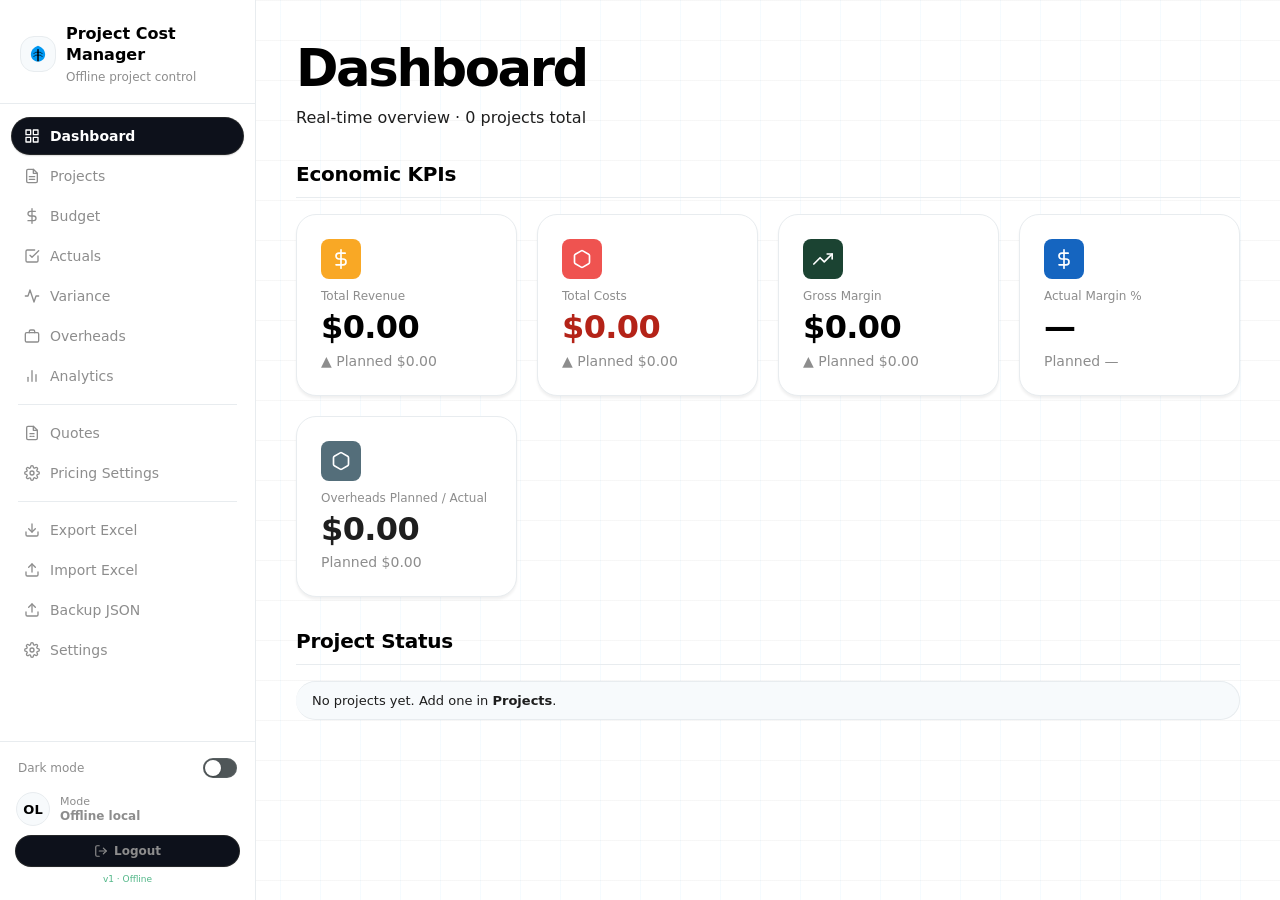
<file: index.html>
<!DOCTYPE html>
<html lang="en">
<head>
  <meta charset="UTF-8">
  <meta name="viewport" content="width=device-width, initial-scale=1.0">
  <meta http-equiv="Content-Security-Policy"
    content="default-src 'self'; script-src 'self' 'unsafe-inline'; style-src 'self' 'unsafe-inline'; img-src 'self' data: blob:; font-src 'self' data:; connect-src 'none'; object-src 'none'; base-uri 'none'; form-action 'none'; frame-src 'none'">
  <title>Project Cost Manager</title>

  <!-- CSS -->
  <link rel="stylesheet" href="css/style.css">

  <!-- Print CSS: hides internal columns and navigation during window.print(). -->
  <style>
    @media print {
      /* Hide the app shell and internal quote controls. */
      #sidebar, #save-bar, .proj-bar, .btn-add,
      [data-role="cu"],          /* internal cost input */
      th:nth-child(5),           /* internal cost header */
      td:nth-child(5),           /* internal cost cells */
      #prev-recap,               /* internal margin summary */
      button { display: none !important; }

      #main { margin-left: 0 !important; padding: 10px !important; }
      body   { background: #fff !important; }
    }
  </style>
</head>
<body>

  <!-- ============================================================
       SIDEBAR
       ============================================================ -->
  <div id="sidebar">
    <div class="sidebar-logo">
      <div style="display:flex;align-items:center;gap:10px;">
        <div style="width:36px;height:36px;background:rgba(255,255,255,.12);border-radius:8px;
          display:flex;align-items:center;justify-content:center;flex-shrink:0;">
          <svg width="20" height="20" viewBox="0 0 24 24" fill="none" xmlns="http://www.w3.org/2000/svg">
            <path d="M12 21C7 21 3.5 17 3.5 12.5 3.5 8 6.5 4 12 2c5.5 2 8.5 6 8.5 10.5C20.5 17 17 21 12 21z" fill="#52B788"/>
            <path d="M12 20V7" stroke="#F9A825" stroke-width="1.8" stroke-linecap="round"/>
            <path d="M12 10 C10 9.5 8 10 7 11.5" stroke="#F9A825" stroke-width="1.1" stroke-linecap="round" opacity=".8"/>
            <path d="M12 13.5 C10 13 8 13.5 7 15" stroke="#F9A825" stroke-width="1.1" stroke-linecap="round" opacity=".8"/>
            <path d="M12 10 C14 9.5 16 10 17 11.5" stroke="#F9A825" stroke-width="1.1" stroke-linecap="round" opacity=".8"/>
            <path d="M12 13.5 C14 13 16 13.5 17 15" stroke="#F9A825" stroke-width="1.1" stroke-linecap="round" opacity=".8"/>
          </svg>
        </div>
        <div>
          <h2>Project Cost Manager</h2>
          <small data-i18n="app.subtitle">Offline project control</small>
        </div>
      </div>
    </div>

    <nav style="padding:10px 0;">
      <a onclick="App.go('dashboard')"        id="nav-dashboard"        class="active">
        <svg width="16" height="16" viewBox="0 0 24 24" fill="none" stroke="currentColor" stroke-width="2" stroke-linecap="round" stroke-linejoin="round"><rect x="3" y="3" width="7" height="7"/><rect x="14" y="3" width="7" height="7"/><rect x="3" y="14" width="7" height="7"/><rect x="14" y="14" width="7" height="7"/></svg>
        <span data-i18n="nav.dashboard">Dashboard</span></a>
      <a onclick="App.go('anagrafica')"       id="nav-anagrafica">
        <svg width="16" height="16" viewBox="0 0 24 24" fill="none" stroke="currentColor" stroke-width="2" stroke-linecap="round" stroke-linejoin="round"><path d="M14 2H6a2 2 0 0 0-2 2v16a2 2 0 0 0 2 2h12a2 2 0 0 0 2-2V8z"/><polyline points="14 2 14 8 20 8"/><line x1="16" y1="13" x2="8" y2="13"/><line x1="16" y1="17" x2="8" y2="17"/></svg>
        <span data-i18n="nav.projects">Projects</span></a>
      <a onclick="App.go('budget')"           id="nav-budget">
        <svg width="16" height="16" viewBox="0 0 24 24" fill="none" stroke="currentColor" stroke-width="2" stroke-linecap="round" stroke-linejoin="round"><line x1="12" y1="1" x2="12" y2="23"/><path d="M17 5H9.5a3.5 3.5 0 0 0 0 7h5a3.5 3.5 0 0 1 0 7H6"/></svg>
        <span data-i18n="nav.budget">Budget</span></a>
      <a onclick="App.go('consuntivo')"       id="nav-consuntivo">
        <svg width="16" height="16" viewBox="0 0 24 24" fill="none" stroke="currentColor" stroke-width="2" stroke-linecap="round" stroke-linejoin="round"><polyline points="9 11 12 14 22 4"/><path d="M21 12v7a2 2 0 0 1-2 2H5a2 2 0 0 1-2-2V5a2 2 0 0 1 2-2h11"/></svg>
        <span data-i18n="nav.actuals">Actuals</span></a>
      <a onclick="App.go('varianze')"         id="nav-varianze">
        <svg width="16" height="16" viewBox="0 0 24 24" fill="none" stroke="currentColor" stroke-width="2" stroke-linecap="round" stroke-linejoin="round"><polyline points="22 12 18 12 15 21 9 3 6 12 2 12"/></svg>
        <span data-i18n="nav.variance">Variance</span></a>
      <a onclick="App.go('costigenerali')"    id="nav-costigenerali">
        <svg width="16" height="16" viewBox="0 0 24 24" fill="none" stroke="currentColor" stroke-width="2" stroke-linecap="round" stroke-linejoin="round"><rect x="2" y="7" width="20" height="14" rx="2"/><path d="M16 7V5a2 2 0 0 0-2-2h-4a2 2 0 0 0-2 2v2"/></svg>
        <span data-i18n="nav.overheads">Overheads</span></a>
      <a onclick="App.go('analytics')"        id="nav-analytics">
        <svg width="16" height="16" viewBox="0 0 24 24" fill="none" stroke="currentColor" stroke-width="2" stroke-linecap="round" stroke-linejoin="round"><line x1="18" y1="20" x2="18" y2="10"/><line x1="12" y1="20" x2="12" y2="4"/><line x1="6" y1="20" x2="6" y2="14"/></svg>
        <span data-i18n="nav.analytics">Analytics</span></a>

      <!-- Quotes section separator -->
      <div style="margin:10px 18px;border-top:1px solid rgba(255,255,255,.10);"></div>

      <!-- Customer Quotes -->
      <a onclick="App.go('preventivi')"       id="nav-preventivi">
        <svg width="16" height="16" viewBox="0 0 24 24" fill="none" stroke="currentColor" stroke-width="2" stroke-linecap="round" stroke-linejoin="round">
          <path d="M14 2H6a2 2 0 0 0-2 2v16a2 2 0 0 0 2 2h12a2 2 0 0 0 2-2V8z"/>
          <polyline points="14 2 14 8 20 8"/>
          <line x1="9" y1="13" x2="15" y2="13"/>
          <line x1="9" y1="17" x2="11" y2="17"/>
          <line x1="13" y1="17" x2="15" y2="17"/>
        </svg>
        <span data-i18n="nav.quotes">Quotes</span></a>

      <!-- Pricing Settings -->
      <a onclick="App.go('politicaprezzi')"   id="nav-politicaprezzi">
        <svg width="16" height="16" viewBox="0 0 24 24" fill="none" stroke="currentColor" stroke-width="2" stroke-linecap="round" stroke-linejoin="round">
          <circle cx="12" cy="12" r="3"/>
          <path d="M19.4 15a1.65 1.65 0 0 0 .33 1.82l.06.06a2 2 0 0 1-2.83 2.83l-.06-.06
                   a1.65 1.65 0 0 0-1.82-.33 1.65 1.65 0 0 0-1 1.51V21a2 2 0 0 1-4 0v-.09
                   A1.65 1.65 0 0 0 9 19.4a1.65 1.65 0 0 0-1.82.33l-.06.06a2 2 0 0 1-2.83-2.83
                   l.06-.06A1.65 1.65 0 0 0 4.68 15a1.65 1.65 0 0 0-1.51-1H3a2 2 0 0 1 0-4h.09
                   A1.65 1.65 0 0 0 4.6 9a1.65 1.65 0 0 0-.33-1.82l-.06-.06a2 2 0 0 1 2.83-2.83
                   l.06.06A1.65 1.65 0 0 0 9 4.68a1.65 1.65 0 0 0 1-1.51V3a2 2 0 0 1 4 0v.09
                   a1.65 1.65 0 0 0 1 1.51 1.65 1.65 0 0 0 1.82-.33l.06-.06a2 2 0 0 1 2.83 2.83
                   l-.06.06A1.65 1.65 0 0 0 19.4 9a1.65 1.65 0 0 0 1.51 1H21a2 2 0 0 1 0 4h-.09
                   a1.65 1.65 0 0 0-1.51 1z"/>
        </svg>
        <span data-i18n="nav.pricing">Pricing Settings</span></a>

      <!-- Utility separator -->
      <div style="margin:10px 18px;border-top:1px solid rgba(255,255,255,.10);"></div>

      <a onclick="exportExcel()"         id="nav-export">
        <svg width="16" height="16" viewBox="0 0 24 24" fill="none" stroke="currentColor" stroke-width="2" stroke-linecap="round" stroke-linejoin="round"><path d="M21 15v4a2 2 0 0 1-2 2H5a2 2 0 0 1-2-2v-4"/><polyline points="7 10 12 15 17 10"/><line x1="12" y1="15" x2="12" y2="3"/></svg>
        <span data-i18n="nav.exportExcel">Export Excel</span></a>
      <a onclick="importExcelTrigger()" id="nav-import">
        <svg width="16" height="16" viewBox="0 0 24 24" fill="none" stroke="currentColor" stroke-width="2" stroke-linecap="round" stroke-linejoin="round"><path d="M21 15v4a2 2 0 0 1-2 2H5a2 2 0 0 1-2-2v-4"/><polyline points="17 8 12 3 7 8"/><line x1="12" y1="3" x2="12" y2="15"/></svg>
        <span data-i18n="nav.importExcel">Import Excel</span></a>
      <a onclick="App.go('backup')" id="nav-backup">
        <svg width="16" height="16" viewBox="0 0 24 24" fill="none" stroke="currentColor"
          stroke-width="2" stroke-linecap="round" stroke-linejoin="round">
          <path d="M21 15v4a2 2 0 0 1-2 2H5a2 2 0 0 1-2-2v-4"/>
          <polyline points="17 8 12 3 7 8"/><line x1="12" y1="3" x2="12" y2="15"/>
        </svg>
        <span data-i18n="nav.backup">Backup JSON</span></a>
      <a onclick="App.go('settings')" id="nav-settings">
        <svg width="16" height="16" viewBox="0 0 24 24" fill="none" stroke="currentColor"
          stroke-width="2" stroke-linecap="round" stroke-linejoin="round">
          <circle cx="12" cy="12" r="3"/>
          <path d="M19.4 15a1.65 1.65 0 0 0 .33 1.82l.06.06a2 2 0 1 1-2.83 2.83l-.06-.06a1.65 1.65 0 0 0-1.82-.33 1.65 1.65 0 0 0-1 1.51V21a2 2 0 1 1-4 0v-.09A1.65 1.65 0 0 0 9 19.4a1.65 1.65 0 0 0-1.82.33l-.06.06a2 2 0 1 1-2.83-2.83l.06-.06A1.65 1.65 0 0 0 4.68 15a1.65 1.65 0 0 0-1.51-1H3a2 2 0 1 1 0-4h.09A1.65 1.65 0 0 0 4.6 9a1.65 1.65 0 0 0-.33-1.82l-.06-.06a2 2 0 1 1 2.83-2.83l.06.06A1.65 1.65 0 0 0 9 4.68a1.65 1.65 0 0 0 1-1.51V3a2 2 0 1 1 4 0v.09a1.65 1.65 0 0 0 1 1.51 1.65 1.65 0 0 0 1.82-.33l.06-.06a2 2 0 1 1 2.83 2.83l-.06.06A1.65 1.65 0 0 0 19.4 9a1.65 1.65 0 0 0 1.51 1H21a2 2 0 1 1 0 4h-.09a1.65 1.65 0 0 0-1.51 1z"/>
        </svg>
        <span data-i18n="nav.settings">Settings</span></a>
    </nav>

    <div class="sidebar-footer">
      <div class="theme-toggle-row">
        <span id="theme-toggle-label" data-i18n="theme.label">Dark mode</span>
        <button id="theme-toggle" class="theme-toggle" type="button" role="switch"
          aria-checked="false" aria-label="Light mode" onclick="AppSettings.toggleTheme()">
          <span class="theme-toggle-knob"></span>
        </button>
      </div>
      <div style="display:flex;align-items:center;gap:10px;margin-bottom:10px;">
        <div id="user-avatar" style="width:34px;height:34px;border-radius:50%;
          background:var(--amber);color:#1B4332;display:flex;align-items:center;
          justify-content:center;font-size:13px;font-weight:700;flex-shrink:0;">?</div>
        <div style="overflow:hidden;">
          <div style="font-size:11px;color:#95D5B2;margin-bottom:1px;" data-i18n="session.label">Mode</div>
          <div style="font-size:12px;color:#fff;font-weight:600;
            overflow:hidden;text-overflow:ellipsis;white-space:nowrap;">
            <span id="user-email-lbl"></span>
          </div>
        </div>
      </div>
      <button onclick="doLogout()" style="width:100%;padding:8px;
        background:rgba(255,255,255,.10);color:#fff;
        border:1px solid rgba(255,255,255,.20);border-radius:var(--radius-sm);
        font-size:12px;cursor:pointer;font-weight:600;font-family:var(--font);
        display:flex;align-items:center;justify-content:center;gap:6px;transition:background .18s;"
        onmouseover="this.style.background='rgba(255,255,255,.20)'"
        onmouseout="this.style.background='rgba(255,255,255,.10)'">
        <svg width="14" height="14" viewBox="0 0 24 24" fill="none" stroke="currentColor"
          stroke-width="2" stroke-linecap="round" stroke-linejoin="round">
          <path d="M9 21H5a2 2 0 0 1-2-2V5a2 2 0 0 1 2-2h4"/>
          <polyline points="16 17 21 12 16 7"/><line x1="21" y1="12" x2="9" y2="12"/>
        </svg>
        Logout
      </button>
      <div style="font-size:9px;color:#52B788;margin-top:8px;text-align:center;">
        v1 &middot; Offline
      </div>
    </div>
  </div>

  <!-- ============================================================
       SAVE BAR
       ============================================================ -->
  <div id="save-bar">
    <div class="dot"></div>
    <span id="save-label">Saved</span>
  </div>

  <!-- ============================================================
       MAIN AREA - pages rendered by JS
       ============================================================ -->
  <div id="main">
    <div id="page-dashboard"      class="page active"></div>
    <div id="page-anagrafica"     class="page"></div>
    <div id="page-budget"         class="page"></div>
    <div id="page-consuntivo"     class="page"></div>
    <div id="page-varianze"       class="page"></div>
    <div id="page-costigenerali"  class="page"></div>
    <div id="page-analytics"      class="page"></div>
    <!-- Quotes module -->
    <div id="page-preventivi"     class="page"></div>
    <div id="page-politicaprezzi" class="page"></div>
    <div id="page-backup"         class="page"></div>
    <div id="page-settings"       class="page"></div>
  </div>

  <!-- Hidden inputs for imports/restores -->
  <input type="file" id="import-excel-input" accept=".xlsx,.xls"
    style="display:none" onchange="importExcel(event)">
  <input type="file" id="restore-backup-input" accept=".json"
    style="display:none" onchange="restoreBackupJson(event)">

  <!-- ============================================================
       JAVASCRIPT - load order matters
       ============================================================ -->
  <script src="js/config.js"></script>
  <script src="js/database.js"></script>
  <script src="js/settings.js"></script>
  <script src="js/helpers.js"></script>
  <script src="js/autosave.js"></script>
  <script src="js/auth.js"></script>
  <script src="js/dashboard.js"></script>
  <script src="js/anagrafica.js"></script>
  <script src="js/budget.js"></script>
  <script src="js/varianze.js"></script>
  <script src="js/costigenerali.js"></script>
  <script src="vendor/sheetjs/xlsx.full.min.js"></script>
  <script src="js/excel.js"></script>
  <script src="js/analytics.js"></script>
  <!-- Quotes module, loaded after budget.js for shared patterns -->
  <script src="js/politicaprezzi.js"></script>
  <script src="js/preventivi.js"></script>
  <script src="js/app.js"></script>

</body>
</html>
</file>
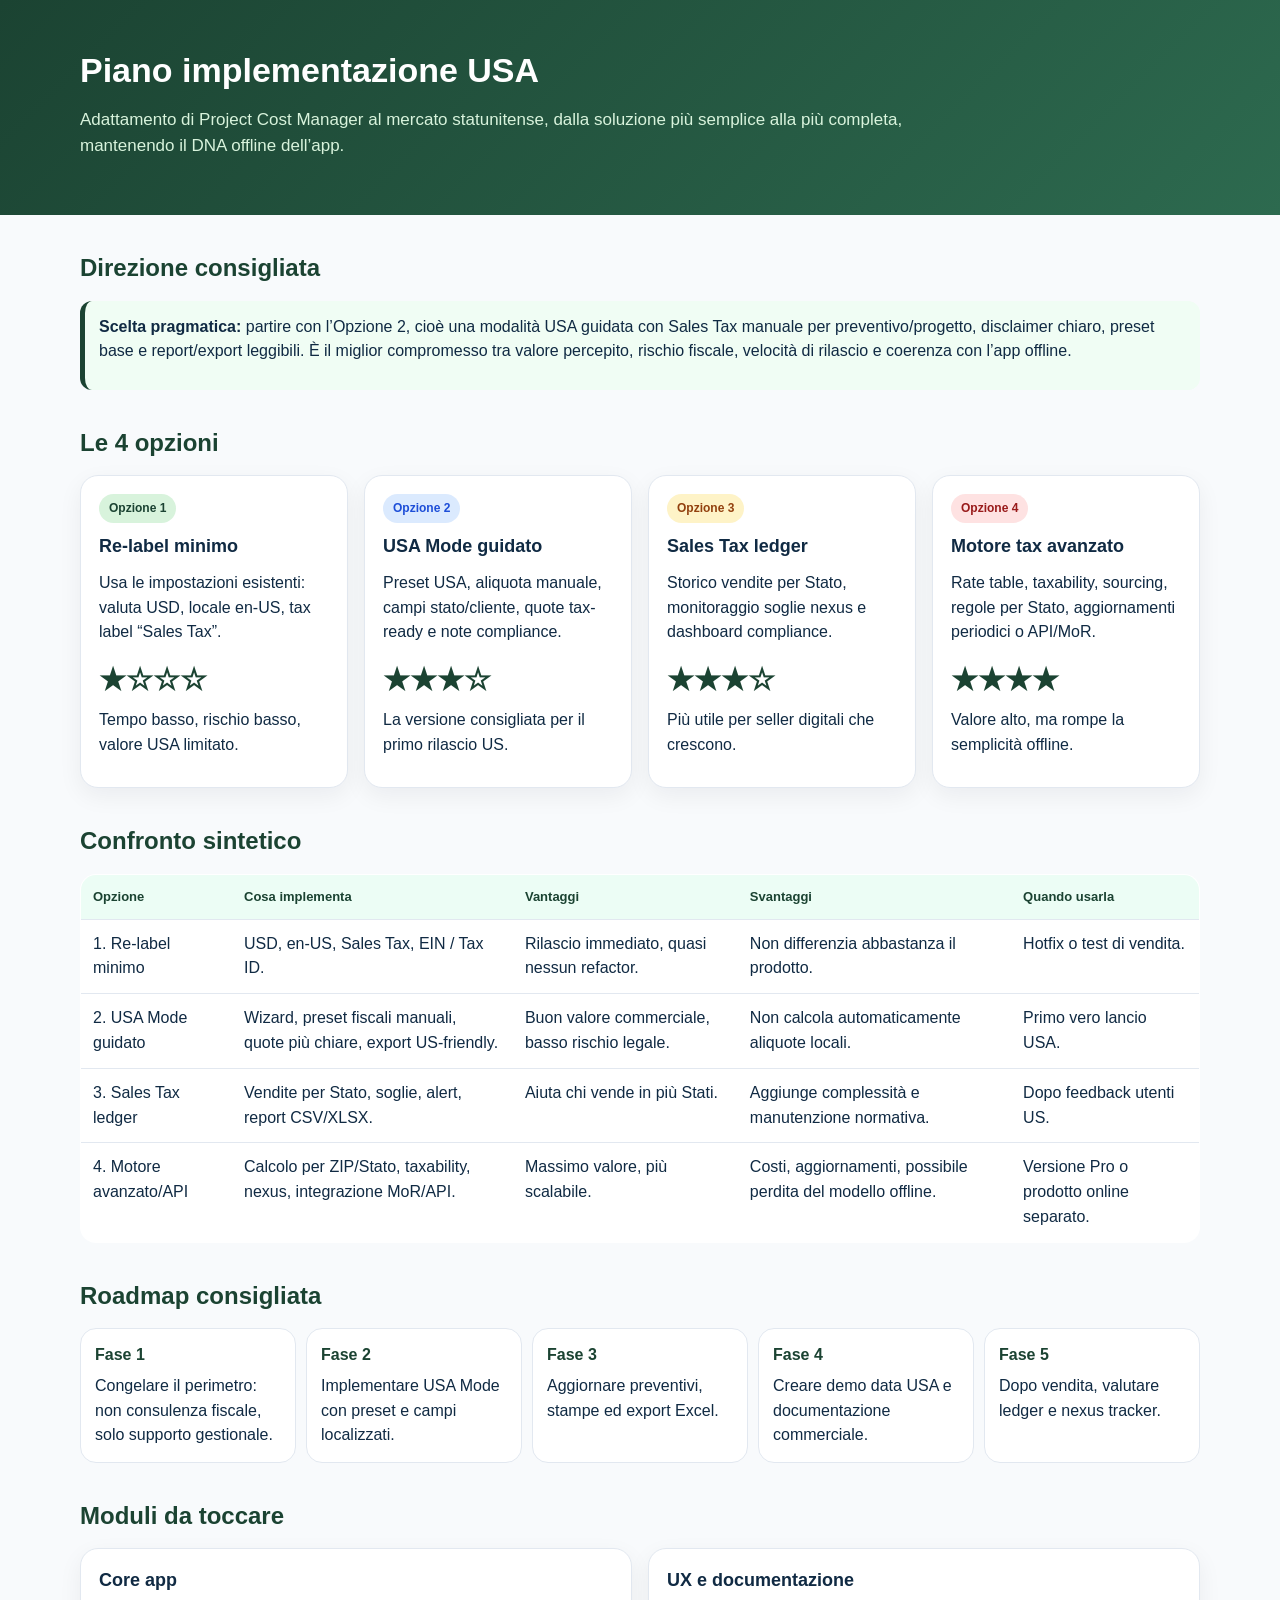
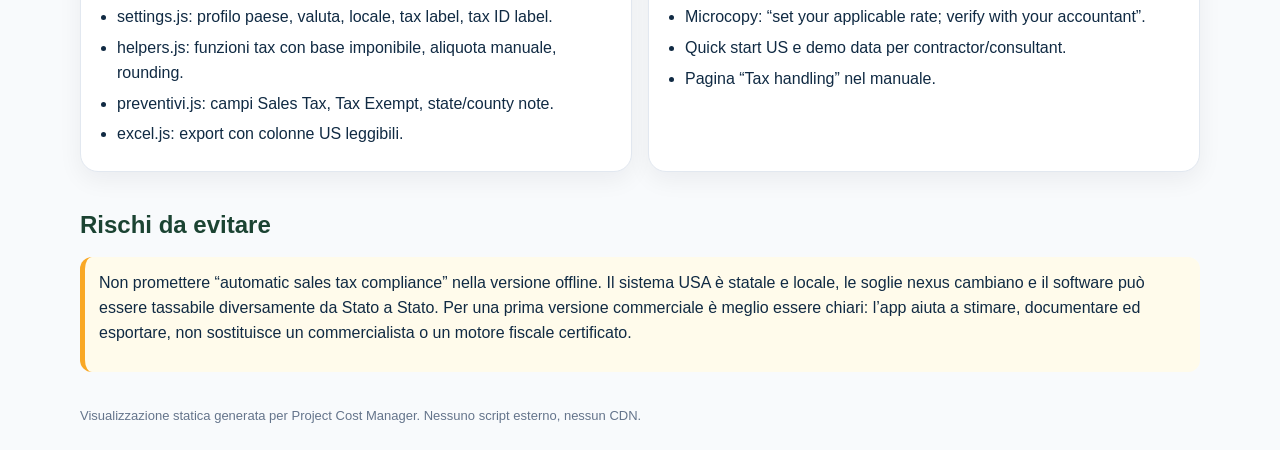
<file: piano_implementazione_usa_project_cost_manager.html>
<!doctype html>
<html lang="en">
<head>
  <meta charset="utf-8">
  <meta name="viewport" content="width=device-width, initial-scale=1">
  <title>Piano implementazione USA - Project Cost Manager</title>
  <style>
    :root{
      --green:#1B4332; --green2:#2D6A4F; --mint:#D8F3DC; --line:#E2E8F0;
      --bg:#F8FAFC; --text:#102A43; --muted:#64748B; --amber:#F9A825;
      --blue:#2563EB; --red:#B91C1C; --card:#FFFFFF;
    }
    *{box-sizing:border-box}
    body{margin:0;font-family:Segoe UI,Arial,sans-serif;background:var(--bg);color:var(--text);line-height:1.55}
    header{background:linear-gradient(135deg,var(--green),var(--green2));color:white;padding:44px 22px}
    .wrap{max-width:1120px;margin:0 auto}
    h1{font-size:34px;margin:0 0 10px}
    h2{font-size:24px;margin:34px 0 14px;color:var(--green)}
    h3{font-size:18px;margin:0 0 10px}
    p{margin:0 0 12px}
    .subtitle{font-size:17px;color:#D8F3DC;max-width:850px}
    .grid{display:grid;grid-template-columns:repeat(4,1fr);gap:16px}
    .grid2{display:grid;grid-template-columns:repeat(2,1fr);gap:16px}
    .card{background:var(--card);border:1px solid var(--line);border-radius:18px;padding:18px;box-shadow:0 8px 24px rgba(15,23,42,.06)}
    .badge{display:inline-block;padding:5px 10px;border-radius:999px;font-size:12px;font-weight:700;background:var(--mint);color:var(--green);margin-bottom:10px}
    .badge.warn{background:#FEF3C7;color:#92400E}
    .badge.red{background:#FEE2E2;color:#991B1B}
    .badge.blue{background:#DBEAFE;color:#1D4ED8}
    .score{font-size:30px;font-weight:800;color:var(--green);margin:4px 0}
    ul{padding-left:18px;margin:8px 0 0}
    li{margin:6px 0}
    table{width:100%;border-collapse:collapse;background:white;border-radius:16px;overflow:hidden;border:1px solid var(--line)}
    th,td{padding:12px;border-bottom:1px solid var(--line);text-align:left;vertical-align:top}
    th{background:#ECFDF5;color:var(--green);font-size:13px}
    tr:last-child td{border-bottom:0}
    .timeline{display:grid;grid-template-columns:repeat(5,1fr);gap:10px;margin-top:12px}
    .step{background:white;border:1px solid var(--line);border-radius:16px;padding:14px;position:relative}
    .step strong{display:block;color:var(--green);margin-bottom:6px}
    .note{border-left:5px solid var(--amber);background:#FFFBEB;padding:14px;border-radius:12px}
    .decision{border-left:5px solid var(--green);background:#F0FDF4;padding:14px;border-radius:12px}
    footer{margin:34px 0 24px;color:var(--muted);font-size:13px}
    @media(max-width:900px){.grid,.grid2,.timeline{grid-template-columns:1fr} h1{font-size:28px}}
  </style>
</head>
<body>
<header>
  <div class="wrap">
    <h1>Piano implementazione USA</h1>
    <p class="subtitle">Adattamento di Project Cost Manager al mercato statunitense, dalla soluzione più semplice alla più completa, mantenendo il DNA offline dell’app.</p>
  </div>
</header>

<main class="wrap">
  <section>
    <h2>Direzione consigliata</h2>
    <div class="decision">
      <p><strong>Scelta pragmatica:</strong> partire con l’Opzione 2, cioè una modalità USA guidata con Sales Tax manuale per preventivo/progetto, disclaimer chiaro, preset base e report/export leggibili. È il miglior compromesso tra valore percepito, rischio fiscale, velocità di rilascio e coerenza con l’app offline.</p>
    </div>
  </section>

  <section>
    <h2>Le 4 opzioni</h2>
    <div class="grid">
      <div class="card">
        <span class="badge">Opzione 1</span>
        <h3>Re-label minimo</h3>
        <p>Usa le impostazioni esistenti: valuta USD, locale en-US, tax label “Sales Tax”.</p>
        <div class="score">★☆☆☆</div>
        <p>Tempo basso, rischio basso, valore USA limitato.</p>
      </div>
      <div class="card">
        <span class="badge blue">Opzione 2</span>
        <h3>USA Mode guidato</h3>
        <p>Preset USA, aliquota manuale, campi stato/cliente, quote tax-ready e note compliance.</p>
        <div class="score">★★★☆</div>
        <p>La versione consigliata per il primo rilascio US.</p>
      </div>
      <div class="card">
        <span class="badge warn">Opzione 3</span>
        <h3>Sales Tax ledger</h3>
        <p>Storico vendite per Stato, monitoraggio soglie nexus e dashboard compliance.</p>
        <div class="score">★★★☆</div>
        <p>Più utile per seller digitali che crescono.</p>
      </div>
      <div class="card">
        <span class="badge red">Opzione 4</span>
        <h3>Motore tax avanzato</h3>
        <p>Rate table, taxability, sourcing, regole per Stato, aggiornamenti periodici o API/MoR.</p>
        <div class="score">★★★★</div>
        <p>Valore alto, ma rompe la semplicità offline.</p>
      </div>
    </div>
  </section>

  <section>
    <h2>Confronto sintetico</h2>
    <table>
      <thead><tr><th>Opzione</th><th>Cosa implementa</th><th>Vantaggi</th><th>Svantaggi</th><th>Quando usarla</th></tr></thead>
      <tbody>
        <tr><td>1. Re-label minimo</td><td>USD, en-US, Sales Tax, EIN / Tax ID.</td><td>Rilascio immediato, quasi nessun refactor.</td><td>Non differenzia abbastanza il prodotto.</td><td>Hotfix o test di vendita.</td></tr>
        <tr><td>2. USA Mode guidato</td><td>Wizard, preset fiscali manuali, quote più chiare, export US-friendly.</td><td>Buon valore commerciale, basso rischio legale.</td><td>Non calcola automaticamente aliquote locali.</td><td>Primo vero lancio USA.</td></tr>
        <tr><td>3. Sales Tax ledger</td><td>Vendite per Stato, soglie, alert, report CSV/XLSX.</td><td>Aiuta chi vende in più Stati.</td><td>Aggiunge complessità e manutenzione normativa.</td><td>Dopo feedback utenti US.</td></tr>
        <tr><td>4. Motore avanzato/API</td><td>Calcolo per ZIP/Stato, taxability, nexus, integrazione MoR/API.</td><td>Massimo valore, più scalabile.</td><td>Costi, aggiornamenti, possibile perdita del modello offline.</td><td>Versione Pro o prodotto online separato.</td></tr>
      </tbody>
    </table>
  </section>

  <section>
    <h2>Roadmap consigliata</h2>
    <div class="timeline">
      <div class="step"><strong>Fase 1</strong>Congelare il perimetro: non consulenza fiscale, solo supporto gestionale.</div>
      <div class="step"><strong>Fase 2</strong>Implementare USA Mode con preset e campi localizzati.</div>
      <div class="step"><strong>Fase 3</strong>Aggiornare preventivi, stampe ed export Excel.</div>
      <div class="step"><strong>Fase 4</strong>Creare demo data USA e documentazione commerciale.</div>
      <div class="step"><strong>Fase 5</strong>Dopo vendita, valutare ledger e nexus tracker.</div>
    </div>
  </section>

  <section>
    <h2>Moduli da toccare</h2>
    <div class="grid2">
      <div class="card">
        <h3>Core app</h3>
        <ul>
          <li>settings.js: profilo paese, valuta, locale, tax label, tax ID label.</li>
          <li>helpers.js: funzioni tax con base imponibile, aliquota manuale, rounding.</li>
          <li>preventivi.js: campi Sales Tax, Tax Exempt, state/county note.</li>
          <li>excel.js: export con colonne US leggibili.</li>
        </ul>
      </div>
      <div class="card">
        <h3>UX e documentazione</h3>
        <ul>
          <li>Microcopy: “set your applicable rate; verify with your accountant”.</li>
          <li>Quick start US e demo data per contractor/consultant.</li>
          <li>Pagina “Tax handling” nel manuale.</li>
        </ul>
      </div>
    </div>
  </section>

  <section>
    <h2>Rischi da evitare</h2>
    <div class="note">
      <p>Non promettere “automatic sales tax compliance” nella versione offline. Il sistema USA è statale e locale, le soglie nexus cambiano e il software può essere tassabile diversamente da Stato a Stato. Per una prima versione commerciale è meglio essere chiari: l’app aiuta a stimare, documentare ed esportare, non sostituisce un commercialista o un motore fiscale certificato.</p>
    </div>
  </section>

  <footer>
    Visualizzazione statica generata per Project Cost Manager. Nessuno script esterno, nessun CDN.
  </footer>
</main>
</body>
</html>
</file>
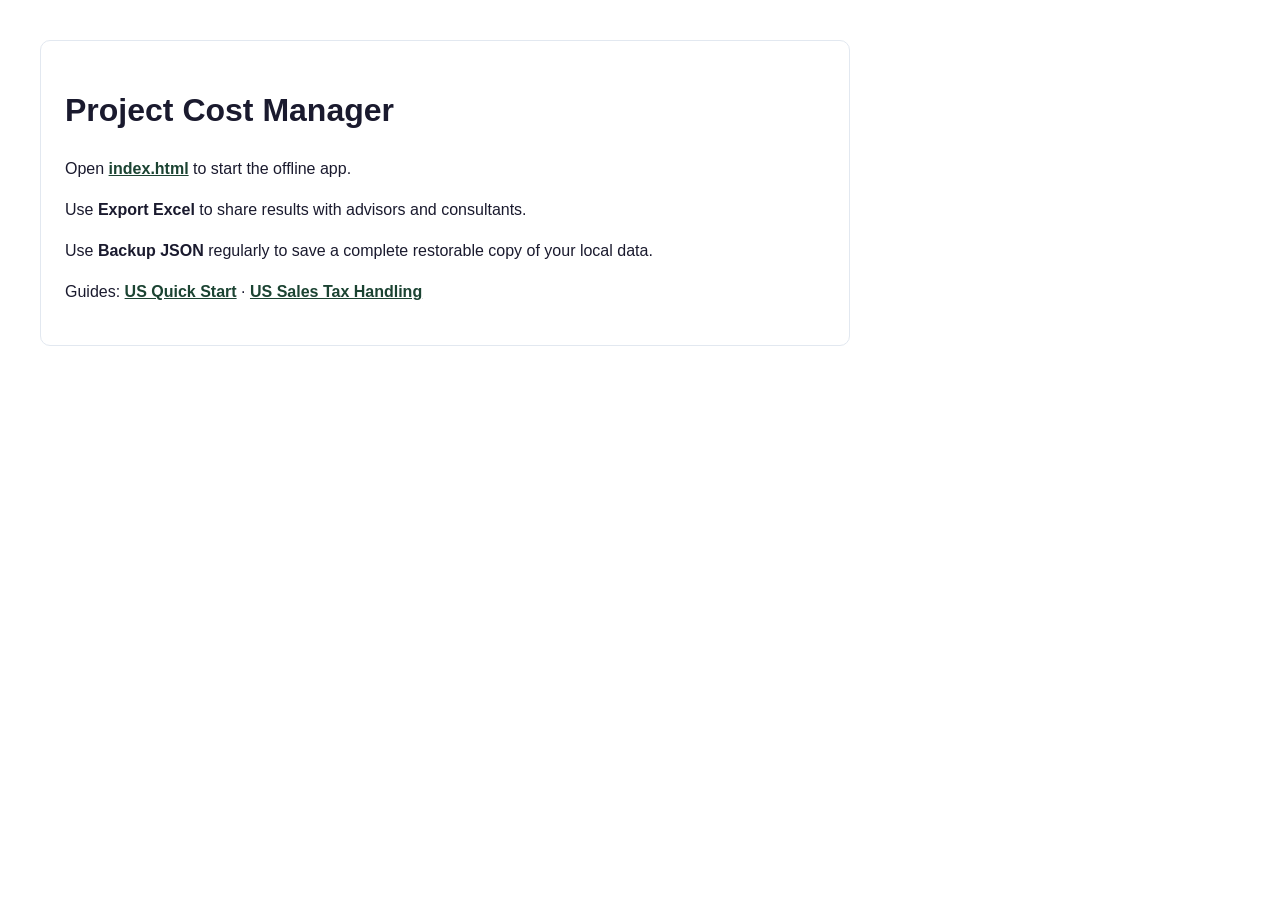
<file: README_START_HERE.html>
<!doctype html>
<html lang="en">
<head>
  <meta charset="utf-8">
  <meta name="viewport" content="width=device-width, initial-scale=1">
  <title>Start Here - Project Cost Manager</title>
  <style>
    body { font-family: Segoe UI, Arial, sans-serif; margin: 40px; color: #1A1A2E; line-height: 1.55; }
    a { color: #1B4332; font-weight: 700; }
    .box { max-width: 760px; border: 1px solid #E2E8F0; border-radius: 10px; padding: 24px; }
  </style>
</head>
<body>
  <div class="box">
    <h1>Project Cost Manager</h1>
    <p>Open <a href="index.html">index.html</a> to start the offline app.</p>
    <p>Use <strong>Export Excel</strong> to share results with advisors and consultants.</p>
    <p>Use <strong>Backup JSON</strong> regularly to save a complete restorable copy of your local data.</p>
    <p>Guides: <a href="docs/QUICK_START_US.md">US Quick Start</a> · <a href="docs/TAX_HANDLING_US.md">US Sales Tax Handling</a></p>
  </div>
</body>
</html>
</file>
<file: css/style.css>
/* ============================================================
   * CSS v20 — GDG Giardinaggio
   * STEP 1: Variabili globali + reset completo di tutti i
   * componenti base.
  /* ------------------------------------------------------------
   * 0. CUSTOM PROPERTIES — Palette e token di design
   * ------------------------------------------------------------ */
  :root {
    /* Verdi */
    --green-dark:    #1B4332;
    --green-mid:     #2D6A4F;
    --green-light:   #D8F3DC;
    --green-accent:  #52B788;

    /* Amber */
    --amber:         #F9A825;
    --amber-light:   #FFF8E1;
    --amber-dark:    #B45309;

    /* Semantici */
    --blue:          #1565C0;
    --blue-light:    #E3F0FF;
    --red:           #C62828;
    --red-light:     #FFE4E4;
    --grey:          #37474F;
    --grey-light:    #ECEFF1;

    /* Superfici e testo */
    --bg-main:       #F2F5F2;
    --bg-card:       #FFFFFF;
    --text-main:     #1A1A2E;
    --text-muted:    #64748B;
    --border-light:  #E8ECEE;

    /* Geometria */
    --radius-sm:     6px;
    --radius-md:     10px;
    --radius-lg:     14px;
    --shadow-sm:     0 1px 4px rgba(0,0,0,.07);
    --shadow-md:     0 2px 10px rgba(0,0,0,.10);

    /* Font */
    --font: 'Segoe UI', Arial, sans-serif;
  }

  /* ------------------------------------------------------------
   * 1. RESET BASE
   * ------------------------------------------------------------ */
  *, *::before, *::after {
    box-sizing: border-box;
    margin: 0;
    padding: 0;
  }

  body {
    font-family: var(--font);
    display: flex;
    height: 100vh;
    overflow: hidden;
    background: var(--bg-main);
    color: var(--text-main);
  }

  /* ------------------------------------------------------------
   * 2. SIDEBAR
   * ------------------------------------------------------------ */
  #sidebar {
    width: 230px;
    min-width: 230px;
    background: var(--green-dark);
    color: #fff;
    display: flex;
    flex-direction: column;
    overflow-y: auto;
  }

  .sidebar-logo {
    padding: 22px 18px 14px;
    border-bottom: 1px solid rgba(255,255,255,.10);
  }

  .sidebar-logo h2 {
    font-size: 16px;
    font-weight: 700;
    line-height: 1.3;
    color: #fff;
  }

  .sidebar-logo small {
    color: #95D5B2;
    font-size: 11px;
  }

  #sidebar nav a {
    display: flex;
    align-items: center;
    gap: 10px;
    padding: 10px 14px;
    margin: 3px 10px;
    color: #B7E4C7;
    text-decoration: none;
    font-size: 13.5px;
    cursor: pointer;
    border-radius: var(--radius-sm);
    transition: all .18s;
  }

  #sidebar nav a:hover {
    background: rgba(255,255,255,.10);
    color: #fff;
  }

  /* Voce attiva — pill amber */
  #sidebar nav a.active {
    background: rgba(249,168,37,.18);
    color: #fff;
    font-weight: 600;
    border-left: 3px solid var(--amber);
    padding-left: 11px;
  }

  .sidebar-footer {
    margin-top: auto;
    padding: 14px 16px;
    border-top: 1px solid rgba(255,255,255,.10);
  }

  /* ------------------------------------------------------------
   * 3. AREA PRINCIPALE
   * ------------------------------------------------------------ */
  #main {
    flex: 1;
    overflow-y: auto;
    padding: 26px 30px;
    background: var(--bg-main);
  }

  .page        { display: none; }
  .page.active { display: block; }

  h1 {
    font-size: 26px;
    font-weight: 700;
    color: var(--green-dark);
    margin-bottom: 4px;
  }

  .subtitle {
    color: var(--text-muted);
    font-size: 13px;
    margin-bottom: 20px;
  }

  /* ------------------------------------------------------------
   * 4. KPI GRID E CARD
   * ------------------------------------------------------------ */
  .kpi-grid {
    display: grid;
    grid-template-columns: repeat(auto-fill, minmax(180px, 1fr));
    gap: 14px;
    margin-bottom: 20px;
  }

  .card {
    background: var(--bg-card);
    border-radius: var(--radius-md);
    padding: 16px 18px;
    border-left: 4px solid var(--green-dark);
    box-shadow: var(--shadow-sm);
    transition: box-shadow .18s;
  }

  .card:hover { box-shadow: var(--shadow-md); }

  .card .label {
    font-size: 11px;
    color: var(--text-muted);
    text-transform: uppercase;
    letter-spacing: .5px;
    margin-bottom: 5px;
  }

  .card .value {
    font-size: 21px;
    font-weight: 700;
    color: var(--green-dark);
  }

  .card .delta {
    font-size: 11px;
    margin-top: 4px;
    color: var(--text-muted);
  }

  .card.c-red    { border-left-color: var(--red); }
  .card.c-red    .value { color: var(--red); }
  .card.c-blue   { border-left-color: var(--blue); }
  .card.c-blue   .value { color: var(--blue); }
  .card.c-grey   { border-left-color: var(--grey); }
  .card.c-grey   .value { color: var(--grey); }
  .card.c-margin { border-left-color: var(--blue); }
  .card.c-margin .value { color: var(--blue); }
  .card.c-amber  { border-left-color: var(--amber); }
  .card.c-amber  .value { color: var(--amber-dark); }

  /* ------------------------------------------------------------
   * 5. HEADER SEZIONE (.sec) — linea laterale colorata
   * ------------------------------------------------------------ */
  .sec {
    display: flex;
    align-items: center;
    gap: 10px;
    padding: 0 0 8px 12px;
    border-left: 4px solid var(--green-dark);
    background: transparent;
    color: var(--green-dark);
    font-weight: 700;
    font-size: 13.5px;
    margin: 20px 0 10px;
  }

  .sec.blue { border-left-color: var(--blue); color: var(--blue); }
  .sec.grey { border-left-color: var(--grey); color: var(--grey); }

  .tax-hdr {
    display: flex;
    align-items: center;
    gap: 10px;
    padding: 0 0 8px 12px;
    border-left: 4px solid var(--grey);
    background: transparent;
    color: var(--grey);
    font-weight: 700;
    font-size: 13.5px;
    margin: 18px 0 10px;
  }

  /* ------------------------------------------------------------
   * 6. TABELLE — thead neutro, niente più verde pieno
   * ------------------------------------------------------------ */
  .tbl-wrap {
    overflow-x: auto;
    border-radius: var(--radius-md);
    box-shadow: var(--shadow-sm);
    background: var(--bg-card);
    margin-bottom: 16px;
    border: 1px solid var(--border-light);
  }

  table {
    width: 100%;
    border-collapse: collapse;
    font-size: 13px;
  }

  thead th {
    background: var(--grey-light);
    color: var(--text-muted);
    padding: 10px;
    text-align: left;
    font-weight: 600;
    font-size: 11.5px;
    text-transform: uppercase;
    letter-spacing: .4px;
    white-space: nowrap;
    position: sticky;
    top: 0;
    border-bottom: 1.5px solid var(--border-light);
  }

  /* Existing table header variants */
  thead th.blue { color: var(--blue); }
  thead th.tax  { color: var(--grey); }

  tbody tr:nth-child(even) { background: #FAFBFA; }
  tbody tr:hover           { background: var(--green-light); transition: background .12s; }

  td {
    padding: 7px 10px;
    border-bottom: 1px solid var(--border-light);
    vertical-align: middle;
  }

  tfoot td {
    background: #F0F7F2;
    font-weight: 700;
    padding: 8px 10px;
    border-top: 2px solid var(--green-dark);
    color: var(--green-dark);
  }

  tfoot td.tax-tot {
    background: var(--grey-light);
    color: var(--grey);
  }

  .r   { text-align: right; }
  .pos { color: #1B5E20; font-weight: 600; }
  .neg { color: var(--red); font-weight: 600; }

  /* ------------------------------------------------------------
   * 7. INPUT, SELECT, TEXTAREA
   * ------------------------------------------------------------ */
  input, select, textarea {
    border: 1.5px solid var(--border-light);
    border-radius: var(--radius-sm);
    padding: 5px 8px;
    font-size: 12.5px;
    width: 100%;
    background: var(--bg-card);
    color: var(--text-main);
    outline: none;
    font-family: var(--font);
    transition: border-color .15s, box-shadow .15s;
  }

  input:focus, select:focus {
    border-color: var(--green-accent);
    box-shadow: 0 0 0 3px rgba(82,183,136,.18);
  }

  input[type=checkbox] {
    width: auto;
    min-width: 14px;
    height: 14px;
    padding: 0;
  }

  input[type=number] { text-align: right; }

  .tax-rate-field {
    border: 0;
    padding: 0;
    margin: 0;
  }

  .tax-rate-field legend {
    font-weight: 700;
    font-size: 12.5px;
    margin-bottom: 6px;
    color: var(--text-main);
  }

  .tax-rate-checklist {
    display: flex;
    flex-wrap: wrap;
    gap: 8px;
    min-height: 37px;
    align-items: center;
  }

  .tax-rate-option {
    display: inline-flex;
    align-items: center;
    gap: 6px;
    width: auto;
    padding: 7px 10px;
    border: 1.5px solid var(--border-light);
    border-radius: var(--radius-sm);
    background: var(--bg-card);
    font-size: 12.5px;
    font-weight: 600;
    color: var(--text-main);
    cursor: pointer;
    white-space: nowrap;
  }

  .w-um  { width: 55px  !important; }
  .w-mes { width: 65px  !important; }
  .w-lg  { min-width: 200px; }

  /* ------------------------------------------------------------
   * 8. BOTTONI
   * ------------------------------------------------------------ */
  .btn {
    padding: 9px 20px;
    border: none;
    border-radius: var(--radius-sm);
    cursor: pointer;
    font-size: 13px;
    font-weight: 600;
    font-family: var(--font);
    transition: all .18s;
  }

  .btn-green       { background: var(--green-dark); color: #fff; }
  .btn-green:hover { background: var(--green-mid); }
  .btn-grey        { background: #546E7A; color: #fff; }
  .btn-grey:hover  { background: var(--grey); }

  .btn-red {
    background: transparent;
    color: var(--red);
    border: 1px solid #FFCDD2;
    font-size: 11px;
    padding: 4px 10px;
    border-radius: var(--radius-sm);
    cursor: pointer;
    transition: all .15s;
  }
  .btn-red:hover { background: var(--red-light); }

  .btn-add {
    background: var(--green-light);
    color: var(--green-dark);
    border: 1.5px dashed var(--green-accent);
    padding: 7px 18px;
    border-radius: var(--radius-sm);
    cursor: pointer;
    font-size: 12.5px;
    font-weight: 600;
    font-family: var(--font);
    margin: 6px 0;
    transition: all .15s;
  }
  .btn-add:hover { background: #B7E4C7; }

  .toolbar {
    display: flex;
    gap: 10px;
    align-items: center;
    margin-bottom: 16px;
    flex-wrap: wrap;
  }

  .backup-grid {
    display: grid;
    grid-template-columns: repeat(auto-fit, minmax(280px, 1fr));
    gap: 18px;
    max-width: 920px;
    align-items: stretch;
  }

  .backup-card {
    display: flex;
    flex-direction: column;
    gap: 12px;
    min-width: 0;
  }

  .backup-card .label {
    margin-bottom: 0;
  }

  .backup-text,
  .backup-last {
    color: var(--text-muted);
    line-height: 1.45;
  }

  .backup-text {
    font-size: 13px;
  }

  .backup-last {
    font-size: 12px;
    margin-top: auto;
  }

  .backup-actions {
    display: flex;
    flex-wrap: wrap;
    gap: 10px;
    align-items: center;
  }

  .backup-actions .btn {
    min-width: 140px;
    text-align: center;
    white-space: normal;
  }

  /* ------------------------------------------------------------
   * 9. TABS — pill arrotondati (Costi Generali)
   * ------------------------------------------------------------ */
  .tabs {
    display: flex;
    gap: 6px;
    margin-bottom: 20px;
  }

  .tab {
    padding: 8px 20px;
    cursor: pointer;
    color: var(--text-muted);
    font-size: 13px;
    font-weight: 500;
    border-radius: 20px;
    border: 1.5px solid var(--border-light);
    background: var(--bg-card);
    transition: all .18s;
  }

  .tab.active {
    background: var(--green-dark);
    color: #fff;
    border-color: var(--green-dark);
    font-weight: 700;
  }

  .tab:hover:not(.active) {
    background: var(--green-light);
    color: var(--green-dark);
    border-color: var(--green-accent);
  }

  /* ------------------------------------------------------------
   * 10. ALERT
   * ------------------------------------------------------------ */
  .alert {
    padding: 11px 16px;
    border-radius: var(--radius-sm);
    margin-bottom: 14px;
    font-size: 13px;
  }

  .alert.info    { background: #E3F2FD; color: var(--blue);  border-left: 4px solid var(--blue); }
  .alert.warn    { background: #FFF8E1; color: #E65100;       border-left: 4px solid #FF8F00; }
  .alert.success { background: var(--green-light); color: #1B5E20; border-left: 4px solid var(--green-accent); }

  /* ------------------------------------------------------------
   * 11. BARRA PROGETTO (proj-bar)
   * ------------------------------------------------------------ */
  .proj-bar {
    background: var(--bg-card);
    border-radius: var(--radius-md);
    padding: 14px 18px;
    margin-bottom: 18px;
    display: flex;
    align-items: center;
    gap: 16px;
    box-shadow: var(--shadow-sm);
    border: 1px solid var(--border-light);
  }

  .proj-bar label {
    font-weight: 600;
    color: var(--text-main);
    font-size: 13px;
    white-space: nowrap;
  }

  .proj-bar select { max-width: 300px; }

  .proj-tag {
    background: var(--green-light);
    padding: 4px 14px;
    border-radius: 20px;
    font-size: 12px;
    color: var(--green-dark);
    font-weight: 600;
  }

  .recap {
    display: grid;
    grid-template-columns: repeat(auto-fill, minmax(165px, 1fr));
    gap: 12px;
    margin: 14px 0;
  }

  /* ------------------------------------------------------------
   * 12. BADGE STATO — pastello v17
   * ------------------------------------------------------------ */
  .stato-badge       { display: inline-block; padding: 3px 12px; border-radius: 20px; font-size: 11.5px; font-weight: 600; white-space: nowrap; }
  .badge-completato  { background: var(--green-light); color: #1B5E20; }
  .badge-in-corso    { background: var(--blue-light);  color: var(--blue); }
  .badge-pianificato { background: var(--amber-light); color: var(--amber-dark); }
  .badge-sospeso     { background: var(--red-light);   color: var(--red); }

  /* ------------------------------------------------------------
   * 13. SAVE-BAR — pill pastello top-right
   * ------------------------------------------------------------ */
  #save-bar {
    position: fixed;
    top: 12px;
    right: 18px;
    z-index: 9999;
    display: flex;
    align-items: center;
    gap: 7px;
    background: var(--bg-card);
    border-radius: 20px;
    padding: 6px 14px;
    font-size: 12px;
    font-weight: 600;
    box-shadow: var(--shadow-md);
    border: 1.5px solid var(--border-light);
    opacity: 0;
    transition: opacity .3s;
    font-family: var(--font);
  }

  #save-bar.saving { opacity: 1; color: var(--blue);  border-color: #BBDEFB; background: #E3F0FF; }
  #save-bar.saved  { opacity: 1; color: #1B5E20;       border-color: #B7E4C7; background: var(--green-light); }

  #save-bar .dot {
    width: 8px;
    height: 8px;
    border-radius: 50%;
    background: currentColor;
  }

  #save-bar.saving .dot { animation: pulse .7s infinite alternate; }

  @keyframes pulse {
    from { opacity: .3; }
    to   { opacity: 1; }
  }

  /* ------------------------------------------------------------
   * 14. SCROLLBAR
   * ------------------------------------------------------------ */
  ::-webkit-scrollbar       { width: 6px; height: 6px; }
  ::-webkit-scrollbar-track { background: transparent; }
  ::-webkit-scrollbar-thumb { background: #B0BEC5; border-radius: 4px; }
  ::-webkit-scrollbar-thumb:hover { background: #78909C; }

  /* ------------------------------------------------------------
   * 15. BARRA MARGINE% — nuova v17, usata dallo Step 5
   * ------------------------------------------------------------ */
  .pct-bar         { display: flex; height: 8px; border-radius: 4px; overflow: hidden; background: var(--border-light); min-width: 80px; }
  .pct-fill-amber  { background: var(--amber);        height: 100%; transition: width .3s; }
  .pct-fill-green  { background: var(--green-accent); height: 100%; transition: width .3s; }

  /* ------------------------------------------------------------
   * 16. FILTRI STATO DASHBOARD — pill di filtro v19
   *
   * .dash-filtri     — contenitore flex dei pill
   * .dash-fil-pill   — singolo pill non attivo
   * .dash-fil-active — pill selezionato
   * .dash-fil-count  — badge numerico dentro il pill
   * .dash-count-lbl  — label testo sotto la tabella
   * ------------------------------------------------------------ */
  .dash-filtri {
    display: flex;
    flex-wrap: wrap;
    gap: 8px;
    margin-bottom: 12px;
    align-items: center;
  }

  .dash-fil-pill {
    display: inline-flex;
    align-items: center;
    gap: 6px;
    padding: 6px 14px;
    border-radius: 20px;
    border: 1.5px solid var(--border-light);
    background: var(--bg-card);
    color: var(--text-muted);
    font-size: 12.5px;
    font-weight: 500;
    font-family: var(--font);
    cursor: pointer;
    transition: all .18s;
    white-space: nowrap;
  }

  .dash-fil-pill:hover {
    background: var(--green-light);
    color: var(--green-dark);
    border-color: var(--green-accent);
  }

  /* Pill attivo — verde scuro con testo bianco */
  .dash-fil-pill.dash-fil-active {
    background: var(--green-dark);
    color: #fff;
    border-color: var(--green-dark);
    font-weight: 700;
  }

  /* Badge numerico dentro il pill */
  .dash-fil-count {
    display: inline-flex;
    align-items: center;
    justify-content: center;
    min-width: 20px;
    height: 18px;
    padding: 0 5px;
    border-radius: 10px;
    font-size: 10.5px;
    font-weight: 700;
    background: rgba(0,0,0,.08);
    color: inherit;
    transition: background .18s;
  }

  /* Badge nel pill attivo ha sfondo leggermente più chiaro */
  .dash-fil-pill.dash-fil-active .dash-fil-count {
    background: rgba(255,255,255,.20);
  }

  /* Colori specifici per stato quando il pill NON è attivo */
  .dash-fil-pill[onclick*="Completed"]:not(.dash-fil-active)   { border-color: #B7E4C7; color: #1B5E20; }
  .dash-fil-pill[onclick*="In progress"]:not(.dash-fil-active) { border-color: #BBDEFB; color: var(--blue); }
  .dash-fil-pill[onclick*="Planned"]:not(.dash-fil-active)     { border-color: #FFE082; color: var(--amber-dark); }
  .dash-fil-pill[onclick*="On hold"]:not(.dash-fil-active)     { border-color: #FFCDD2; color: var(--red); }

  /* Label contatore sotto la tabella */
  .dash-count-lbl {
    font-size: 11.5px;
    color: var(--text-muted);
    margin-top: -10px;
    margin-bottom: 16px;
    padding-left: 2px;
  }

  /* ------------------------------------------------------------
   * 17. UTILITY — .no-print
   * Classe generica per nascondere elementi che non devono
   * comparire nella stampa/PDF (bottoni, toolbar, sidebar ecc.).
   * Usata anche dal template PDF della finestra dedicata.
   * ------------------------------------------------------------ */
  .no-print { /* nascosto solo via @media print, vedi sotto */ }

  /* ------------------------------------------------------------
   * 18. ACCTUAL STYLE LAYER — achromatic accounting UI
   * ------------------------------------------------------------ */
  :root {
    --color-canvas-white: #ffffff;
    --color-ink-black: #000000;
    --color-graphite: #0f0f0f;
    --color-deep-slate: #1e1e1e;
    --color-ash-gray: #8d8d8d;
    --color-button-black: #0d111b;
    --color-sky-teal: #0098f2;
    --color-hot-pink: #f200ca;
    --color-vivid-violet: #6d56fc;
    --color-subtle-cream: #f7fafc;

    --font-sans-serif: ui-sans-serif, system-ui, -apple-system, BlinkMacSystemFont, "Segoe UI", Roboto, "Helvetica Neue", Arial, sans-serif;
    --font-open-runde: "Open Runde", Inter, ui-sans-serif, system-ui, -apple-system, BlinkMacSystemFont, "Segoe UI", Roboto, sans-serif;
    --font-caveat: Caveat, Sacramento, cursive;
    --font-inter: Inter, ui-sans-serif, system-ui, -apple-system, BlinkMacSystemFont, "Segoe UI", Roboto, sans-serif;

    --green-dark: var(--color-button-black);
    --green-mid: var(--color-graphite);
    --green-light: var(--color-subtle-cream);
    --green-accent: var(--color-sky-teal);
    --amber: var(--color-sky-teal);
    --amber-light: var(--color-subtle-cream);
    --amber-dark: var(--color-graphite);
    --blue: var(--color-sky-teal);
    --blue-light: #eef8ff;
    --red: #b42318;
    --red-light: #fff4f2;
    --grey: var(--color-deep-slate);
    --grey-light: var(--color-subtle-cream);
    --bg-main: var(--color-canvas-white);
    --bg-card: var(--color-canvas-white);
    --text-main: var(--color-ink-black);
    --text-muted: var(--color-ash-gray);
    --border-light: #e8ecef;
    --radius-sm: 8px;
    --radius-md: 20px;
    --radius-lg: 20px;
    --shadow-sm: rgba(0, 0, 0, 0.06) 0px 2.5px 2.5px 0px;
    --shadow-md: rgb(36, 38, 40) 0px 0px 0px 1px, rgba(27, 28, 29, 0.12) 0px 1px 2px 0px;
    --font: var(--font-open-runde);
  }

  body {
    background:
      linear-gradient(90deg, rgba(0, 152, 242, .04) 1px, transparent 1px),
      linear-gradient(180deg, rgba(15, 15, 15, .035) 1px, transparent 1px),
      var(--color-canvas-white);
    background-size: 40px 40px;
    color: var(--color-ink-black);
    font-family: var(--font-open-runde);
    font-feature-settings: "blwf" on, "cv03" on, "cv04" on, "cv09" on, "cv11" on;
  }

  #sidebar {
    width: 256px;
    min-width: 256px;
    background: rgba(255, 255, 255, .92);
    color: var(--color-ink-black);
    border-right: 1px solid var(--border-light);
    box-shadow: none;
    backdrop-filter: blur(16px);
  }

  .sidebar-logo {
    padding: 24px 20px 18px;
    border-bottom: 1px solid var(--border-light);
  }

  .sidebar-logo h2 {
    color: var(--color-ink-black);
    font-size: 16px;
    font-weight: 600;
    letter-spacing: 0;
  }

  .sidebar-logo small {
    color: var(--color-ash-gray);
    font-family: var(--font-sans-serif);
    font-size: 12px;
  }

  .sidebar-logo [style*="background:rgba(255,255,255,.12)"] {
    background: var(--color-subtle-cream) !important;
    border: 1px solid var(--border-light);
    border-radius: 14px !important;
  }

  .sidebar-logo svg path[fill] {
    fill: var(--color-sky-teal) !important;
  }

  .sidebar-logo svg path[stroke] {
    stroke: var(--color-ink-black) !important;
  }

  #sidebar nav a {
    margin: 4px 12px;
    padding: 10px 12px;
    border-radius: 100px;
    color: var(--color-ash-gray);
    font-size: 14px;
    font-weight: 400;
    letter-spacing: 0;
  }

  #sidebar nav a:hover {
    background: var(--color-subtle-cream);
    color: var(--color-ink-black);
  }

  #sidebar nav a.active {
    background: var(--color-button-black);
    color: var(--color-canvas-white);
    border-left: 0;
    padding-left: 12px;
    box-shadow: var(--shadow-subtle-2, rgb(36, 38, 40) 0px 0px 0px 1px, rgba(27, 28, 29, 0.48) 0px 1px 2px 0px);
  }

  #sidebar nav > div[style*="border-top"] {
    border-top-color: var(--border-light) !important;
  }

  .sidebar-footer {
    border-top: 1px solid var(--border-light);
    padding: 16px;
  }

  .sidebar-footer [style*="color:#95D5B2"],
  .sidebar-footer [style*="color:#fff"] {
    color: var(--color-ash-gray) !important;
  }

  .sidebar-footer #user-avatar {
    background: var(--color-subtle-cream) !important;
    color: var(--color-ink-black) !important;
    border: 1px solid var(--border-light);
  }

  .sidebar-footer button {
    background: var(--color-button-black) !important;
    color: var(--color-canvas-white) !important;
    border: 0 !important;
    border-radius: 100px !important;
    box-shadow: var(--shadow-md);
  }

  #main {
    max-width: 1200px;
    width: 100%;
    margin: 0 auto;
    padding: 40px;
    background: transparent;
  }

  h1 {
    color: var(--color-ink-black);
    font-size: clamp(32px, 4vw, 64px);
    line-height: 1.13;
    letter-spacing: -2.368px;
    font-weight: 600;
    margin-bottom: 8px;
  }

  h2, h3 {
    color: var(--color-graphite);
    letter-spacing: -.64px;
  }

  .subtitle {
    color: var(--color-deep-slate);
    font-size: 16px;
    line-height: 1.5;
    margin-bottom: 32px;
  }

  .kpi-grid,
  .recap {
    gap: 20px;
    margin-bottom: 32px;
  }

  .card {
    border: 1px solid var(--border-light);
    border-left: 1px solid var(--border-light);
    border-radius: 20px;
    padding: 24px;
    box-shadow: var(--shadow-sm);
  }

  .card:hover {
    box-shadow: var(--shadow-sm);
    border-color: #d9e1e7;
  }

  .card .label {
    color: var(--color-ash-gray);
    font-family: var(--font-sans-serif);
    font-size: 12px;
    font-weight: 400;
    letter-spacing: 0;
    text-transform: none;
  }

  .card .value {
    color: var(--color-ink-black);
    font-size: 32px;
    line-height: 1.21;
    letter-spacing: -.64px;
    font-weight: 600;
  }

  .card .delta {
    color: var(--color-ash-gray);
    font-size: 14px;
    line-height: 1.43;
  }

  .card.c-red,
  .card.c-blue,
  .card.c-grey,
  .card.c-margin,
  .card.c-amber {
    border-left-color: var(--border-light);
  }

  .card.c-red .value { color: var(--red); }
  .card.c-blue .value,
  .card.c-margin .value,
  .card.c-amber .value { color: var(--color-ink-black); }
  .card.c-grey .value { color: var(--color-deep-slate); }

  .sec,
  .tax-hdr {
    border-left: 0;
    border-bottom: 1px solid var(--border-light);
    color: var(--color-ink-black);
    padding: 0 0 10px;
    margin: 32px 0 16px;
    font-size: 20px;
    line-height: 1.25;
    letter-spacing: -.24px;
    font-weight: 600;
  }

  .sec.blue,
  .sec.grey {
    color: var(--color-ink-black);
    border-left-color: transparent;
  }

  .tbl-wrap {
    border-radius: 20px;
    border: 1px solid var(--border-light);
    box-shadow: none;
  }

  table {
    font-size: 14px;
    line-height: 1.43;
  }

  thead th {
    background: var(--color-subtle-cream);
    color: var(--color-ash-gray);
    font-family: var(--font-sans-serif);
    font-size: 12px;
    font-weight: 400;
    letter-spacing: 0;
  }

  thead th.blue,
  thead th.tax {
    color: var(--color-ash-gray);
  }

  tbody tr:nth-child(even) { background: #fbfcfd; }
  tbody tr:hover { background: #eef8ff; }

  td {
    color: var(--color-deep-slate);
    padding: 10px 12px;
  }

  tfoot td {
    background: var(--color-subtle-cream);
    border-top: 1px solid var(--border-light);
    color: var(--color-ink-black);
  }

  input,
  select,
  textarea {
    min-height: 34px;
    border: 1px solid var(--border-light);
    border-radius: 8px;
    color: var(--color-ink-black);
    font-family: var(--font-open-runde);
    font-size: 14px;
    background: #ffffff;
  }

  input:focus,
  select:focus,
  textarea:focus {
    border-color: var(--color-sky-teal);
    box-shadow: 0 0 0 3px rgba(0, 152, 242, .14);
  }

  input[type=checkbox] {
    accent-color: var(--color-sky-teal);
  }

  .tax-rate-option {
    border-radius: 100px;
    font-weight: 400;
  }

  .btn,
  .btn-green,
  .btn-grey,
  .btn-add {
    border: 0;
    border-radius: 100px;
    background: var(--color-button-black);
    color: var(--color-canvas-white);
    box-shadow: var(--shadow-md);
    font-family: var(--font-open-runde);
    font-size: 14px;
    font-weight: 400;
    padding: 8px 18px;
  }

  .btn {
    display: inline-flex;
    align-items: center;
    justify-content: center;
    gap: 6px;
  }

  .btn:hover,
  .btn-green:hover,
  .btn-grey:hover,
  .btn-add:hover {
    background: var(--color-graphite);
    color: var(--color-canvas-white);
  }

  .btn-red {
    border: 1px solid #ffd7d2;
    border-radius: 100px;
    color: var(--red);
    background: var(--color-canvas-white);
  }

  .tab,
  .dash-fil-pill,
  .stato-badge,
  .proj-tag {
    border-radius: 1250px;
    font-weight: 400;
  }

  .tab {
    background: var(--color-canvas-white);
    border: 1px solid var(--border-light);
    color: var(--color-ash-gray);
  }

  .tab.active,
  .dash-fil-pill.dash-fil-active {
    background: var(--color-button-black);
    border-color: var(--color-button-black);
    color: var(--color-canvas-white);
    box-shadow: var(--shadow-md);
  }

  .tab:hover:not(.active),
  .dash-fil-pill:hover {
    background: var(--color-subtle-cream);
    border-color: var(--color-sky-teal);
    color: var(--color-ink-black);
  }

  .proj-bar {
    border-radius: 20px;
    border: 1px solid var(--border-light);
    box-shadow: none;
    padding: 18px 20px;
  }

  .proj-tag,
  .badge-completato,
  .badge-in-corso,
  .badge-pianificato {
    background: #eef8ff;
    color: var(--color-sky-teal);
  }

  .badge-sospeso {
    background: var(--red-light);
    color: var(--red);
  }

  .alert {
    border-radius: 20px;
    border-left: 0;
    border: 1px solid var(--border-light);
    background: var(--color-subtle-cream);
    color: var(--color-deep-slate);
  }

  .alert.info,
  .alert.warn,
  .alert.success {
    background: var(--color-subtle-cream);
    color: var(--color-deep-slate);
    border-left: 0;
    border-color: var(--border-light);
  }

  #save-bar {
    border-radius: 100px;
    box-shadow: var(--shadow-md);
  }

  #save-bar.saving,
  #save-bar.saved {
    background: var(--color-canvas-white);
    border-color: var(--border-light);
    color: var(--color-sky-teal);
  }

  .theme-toggle-row {
    display: flex;
    align-items: center;
    justify-content: space-between;
    gap: 12px;
    margin-bottom: 14px;
    padding: 0 2px;
  }

  .theme-toggle-row span {
    color: var(--color-ash-gray);
    font-family: var(--font-sans-serif);
    font-size: 12px;
    line-height: 1.2;
  }

  .theme-toggle {
    position: relative;
    width: 34px;
    height: 20px;
    flex: 0 0 34px;
    padding: 0;
    border: 0;
    border-radius: 100px;
    background: #4f5658;
    box-shadow: inset 0 0 0 1px rgba(255, 255, 255, .06);
    cursor: pointer;
    transition: background .18s ease, box-shadow .18s ease;
  }

  .sidebar-footer .theme-toggle {
    background: #4f5658 !important;
    color: transparent !important;
    box-shadow: inset 0 0 0 1px rgba(255, 255, 255, .06) !important;
  }

  .theme-toggle[aria-checked="true"] {
    background: var(--color-sky-teal);
    box-shadow: inset 0 0 0 1px rgba(255, 255, 255, .14);
  }

  .sidebar-footer .theme-toggle[aria-checked="true"] {
    background: var(--color-sky-teal) !important;
  }

  .theme-toggle-knob {
    position: absolute;
    top: 2px;
    left: 2px;
    width: 16px;
    height: 16px;
    border-radius: 50%;
    background: #ffffff;
    box-shadow: 0 1px 2px rgba(0, 0, 0, .24);
    transition: transform .18s ease;
  }

  .theme-toggle[aria-checked="true"] .theme-toggle-knob {
    transform: translateX(14px);
  }

  .theme-toggle:focus-visible {
    outline: 2px solid var(--color-sky-teal);
    outline-offset: 3px;
  }

  html[data-theme="dark"] {
    color-scheme: dark;
    --color-canvas-white: #111414;
    --color-ink-black: #f6f8f9;
    --color-graphite: #eceff1;
    --color-deep-slate: #c7cdd1;
    --color-ash-gray: #8f999f;
    --color-button-black: #f6f8f9;
    --color-subtle-cream: #1a1f20;
    --bg-main: #111414;
    --bg-card: #151919;
    --text-main: #f6f8f9;
    --text-muted: #8f999f;
    --border-light: #2a3032;
    --grey-light: #1a1f20;
    --blue-light: rgba(0, 152, 242, .14);
    --red-light: rgba(180, 35, 24, .16);
    --shadow-sm: rgba(0, 0, 0, .22) 0px 2.5px 2.5px 0px;
    --shadow-md: rgba(246, 248, 249, .22) 0px 0px 0px 1px, rgba(0, 0, 0, .45) 0px 1px 2px 0px;
  }

  html[data-theme="dark"] body {
    background:
      linear-gradient(90deg, rgba(0, 152, 242, .08) 1px, transparent 1px),
      linear-gradient(180deg, rgba(255, 255, 255, .04) 1px, transparent 1px),
      #111414;
    color: var(--color-ink-black);
  }

  html[data-theme="dark"] #sidebar {
    background: rgba(17, 20, 20, .94);
    border-right-color: var(--border-light);
  }

  html[data-theme="dark"] #sidebar nav a.active,
  html[data-theme="dark"] .tab.active,
  html[data-theme="dark"] .dash-fil-pill.dash-fil-active,
  html[data-theme="dark"] .btn,
  html[data-theme="dark"] .btn-green,
  html[data-theme="dark"] .btn-grey,
  html[data-theme="dark"] .btn-add,
  html[data-theme="dark"] .sidebar-footer button,
  html[data-theme="dark"] button[style*="background:#1B4332"] {
    background: var(--color-button-black) !important;
    color: #0d111b !important;
  }

  html[data-theme="dark"] #sidebar nav a:hover,
  html[data-theme="dark"] .tab:hover:not(.active),
  html[data-theme="dark"] .dash-fil-pill:hover,
  html[data-theme="dark"] tbody tr:hover {
    background: #202627;
    color: var(--color-ink-black);
  }

  html[data-theme="dark"] .card,
  html[data-theme="dark"] .tbl-wrap,
  html[data-theme="dark"] .proj-bar,
  html[data-theme="dark"] .tab,
  html[data-theme="dark"] .dash-fil-pill,
  html[data-theme="dark"] input,
  html[data-theme="dark"] select,
  html[data-theme="dark"] textarea,
  html[data-theme="dark"] .tax-rate-option,
  html[data-theme="dark"] #save-bar,
  html[data-theme="dark"] #settings-onboarding {
    background: var(--bg-card) !important;
    border-color: var(--border-light) !important;
  }

  html[data-theme="dark"] thead th,
  html[data-theme="dark"] tfoot td,
  html[data-theme="dark"] tbody tr:nth-child(even),
  html[data-theme="dark"] .alert,
  html[data-theme="dark"] .alert.info,
  html[data-theme="dark"] .alert.warn,
  html[data-theme="dark"] .alert.success,
  html[data-theme="dark"] .proj-tag,
  html[data-theme="dark"] .badge-completato,
  html[data-theme="dark"] .badge-in-corso,
  html[data-theme="dark"] .badge-pianificato {
    background: var(--color-subtle-cream);
  }

  html[data-theme="dark"] input,
  html[data-theme="dark"] select,
  html[data-theme="dark"] textarea,
  html[data-theme="dark"] td,
  html[data-theme="dark"] .subtitle,
  html[data-theme="dark"] .alert,
  html[data-theme="dark"] .alert.info,
  html[data-theme="dark"] .alert.warn,
  html[data-theme="dark"] .alert.success {
    color: var(--color-deep-slate);
  }

  html[data-theme="dark"] .card .value,
  html[data-theme="dark"] h1,
  html[data-theme="dark"] h2,
  html[data-theme="dark"] h3,
  html[data-theme="dark"] .sec,
  html[data-theme="dark"] .tax-hdr,
  html[data-theme="dark"] .sidebar-logo h2,
  html[data-theme="dark"] .proj-bar label,
  html[data-theme="dark"] .tax-rate-field legend {
    color: var(--color-ink-black);
  }

  html[data-theme="dark"] [style*="background:linear-gradient(135deg,#1B4332,#2D6A4F)"] {
    background:
      linear-gradient(90deg, rgba(0, 152, 242, .08) 1px, transparent 1px),
      linear-gradient(180deg, rgba(255, 255, 255, .04) 1px, transparent 1px),
      #111414 !important;
  }

  html[data-theme="dark"] .sidebar-logo [style*="background:rgba(255,255,255,.12)"],
  html[data-theme="dark"] .sidebar-footer #user-avatar {
    background: #1d2324 !important;
  }

  html[data-theme="dark"] .sidebar-footer [style*="color:#fff"] {
    color: var(--color-ink-black) !important;
  }

  html[data-theme="dark"] .sidebar-footer .theme-toggle {
    background: #4f5658 !important;
    color: transparent !important;
  }

  html[data-theme="dark"] .sidebar-footer .theme-toggle[aria-checked="true"] {
    background: var(--color-sky-teal) !important;
  }

  .pct-bar {
    background: var(--color-subtle-cream);
  }

  .pct-fill-amber,
  .pct-fill-green {
    background: var(--color-sky-teal);
  }

  .pos { color: var(--color-sky-teal); }

  [style*="background:linear-gradient(135deg,#1B4332,#2D6A4F)"] {
    background:
      linear-gradient(90deg, rgba(0, 152, 242, .055) 1px, transparent 1px),
      linear-gradient(180deg, rgba(15, 15, 15, .04) 1px, transparent 1px),
      var(--color-canvas-white) !important;
    background-size: 40px 40px !important;
  }

  #settings-onboarding {
    border: 1px solid var(--border-light) !important;
    box-shadow: var(--shadow-sm) !important;
  }

  button[style*="background:#1B4332"] {
    background: var(--color-button-black) !important;
    color: var(--color-canvas-white) !important;
    border-radius: 100px !important;
    font-family: var(--font-open-runde) !important;
    font-weight: 400 !important;
    box-shadow: var(--shadow-md) !important;
  }

  a,
  [onclick],
  .dash-fil-pill[onclick*="Completed"]:not(.dash-fil-active),
  .dash-fil-pill[onclick*="In progress"]:not(.dash-fil-active),
  .dash-fil-pill[onclick*="Planned"]:not(.dash-fil-active) {
    color: inherit;
  }

  a:hover {
    color: var(--color-sky-teal);
  }

  @media (max-width: 840px) {
    body {
      display: block;
      overflow: auto;
      height: auto;
    }

    #sidebar {
      position: sticky;
      top: 0;
      width: 100%;
      min-width: 0;
      max-height: 45vh;
      z-index: 10;
    }

    #main {
      padding: 24px 16px 40px;
    }

    h1 {
      font-size: 40px;
      letter-spacing: -1.2px;
    }

    .backup-grid {
      grid-template-columns: 1fr;
    }

    .backup-actions .btn {
      flex: 1 1 180px;
    }
  }

  /* ------------------------------------------------------------
   * 19. @media print — regole globali stampa
   *
   * Si applicano quando l'utente usa Ctrl+P o salva come PDF
   * dalla finestra principale dell'app (non dalla finestra PDF
   * dedicata che ha le sue regole autonome).
   *
   * Obiettivi:
   *   - Nascondere tutta la UI di navigazione (sidebar, save-bar)
   *   - Rimuovere overflow:hidden dal body per la multi-pagina
   *   - Eliminare ombre e bordi decorativi per stampa pulita
   * ------------------------------------------------------------ */
  @media print {

    /* Permette la stampa multi-pagina rimuovendo l'overflow fisso */
    body {
      display: block;
      height: auto;
      overflow: visible;
    }

    /* Nasconde l'intera sidebar */
    #sidebar { display: none !important; }

    /* Nasconde la save-bar flottante */
    #save-bar { display: none !important; }

    /* L'area principale occupa tutta la larghezza senza scroll */
    #main {
      overflow: visible;
      padding: 10mm 14mm;
      width: 100%;
    }

    /* Nasconde tutti gli elementi marcati con .no-print */
    .no-print { display: none !important; }

    /* Nasconde toolbar e bottoni di azione */
    .toolbar,
    .btn-add,
    .btn,
    .btn-green,
    .btn-grey,
    .btn-red,
    .proj-bar select,
    #prev-editor .sec.grey,
    #prev-recap { display: none !important; }

    /* Rimuove ombre e bordi decorativi per stampa più pulita */
    .card,
    .tbl-wrap { box-shadow: none; }

    /* Evita interruzioni di pagina dentro le tabelle */
    tr { page-break-inside: avoid; }

    /* Colonne interne al preventivo non visibili al cliente
       (sfondo giallo costo interno) — nascoste in stampa globale */
    #prev-table thead th:nth-child(5),
    #prev-table tbody td:nth-child(5) { display: none !important; }
  }
</file>
